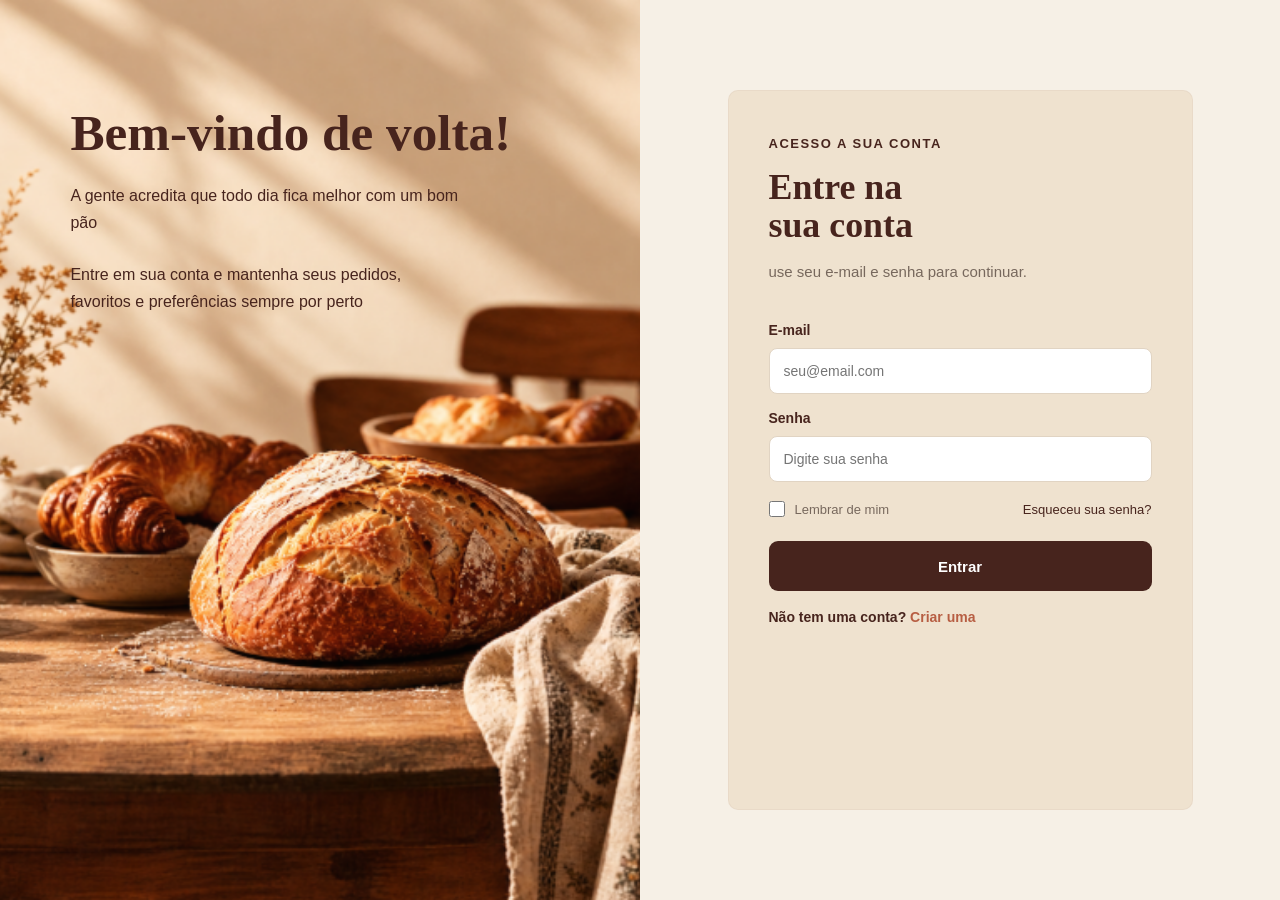
<file: index.html>
<!DOCTYPE html>
<html lang="pt-BR">

<head>
    <meta charset="UTF-8">
    <meta name="viewport" content="width=device-width, initial-scale=1.0">
    <link rel="stylesheet" href="style.css">
    <script src="script.js" defer></script>
    <title>Boa massa</title>
</head>

<body>
    <section id="BemVindo">
        <h1>
            Bem-vindo de volta!
        </h1>
        <p>
            A gente acredita que todo dia fica melhor com um bom pão
        </p>
        <br>
        <p>
            Entre em sua conta e mantenha seus pedidos, favoritos e preferências sempre por perto
        </p>
    </section>
    <section id="loginArea">
        <div id="Inputlogin">
            <p>
                ACESSO A SUA CONTA
            </p>
            <h1>
                Entre na <br> sua conta
            </h1>
            <p>
                use seu e-mail e senha para continuar.
            </p>
            <h2>
                E-mail
            </h2>
            <input type="email" name="email" placeholder="seu@email.com">
            <h2>
                Senha
            </h2>
            <input type="password" name="Senha" placeholder="Digite sua senha">

            <div id="LembreArea">
                <input type="checkbox" id="LembrarCheck">
                <p>
                    Lembrar de mim
                </p>

                <a href="" id="Esqueceu">
                    Esqueceu sua senha?
                </a>
            </div>
            <button type="submit" class="Entrar" id="Entrar" onclick="Entrar()" >Entrar</button>
            <h2>
                Não tem uma conta? <a id="Criar">Criar uma</a>
            </h2>
        </div>
    </section>

    <!-- Cadastre-se -->

    <section id="CriarConta">

        <div id="InputCadastro">
            <h1 class="InputTXTCadastro">
                Comece por aqui
            </h1>
            <h1 class="InputTXTCadastro">
                Crie sua conta
            </h1>
            <p>
                Preencha seus dadis para acompanhar seus pedidos <br> e guardar seus favoritos.
            </p>
            <h2>
                Nome
            </h2>
            <input type="text" name="Nome" placeholder="Seu nome">
            <h2>
                E-mail
            </h2>
            <input type="email" name="email" placeholder="seu@email.com">
            <h2>
                Senha
            </h2>
            <input type="password" name="SenhaNova" placeholder="Crie uma senha">
            <h2>
                Confirmar Senha
            </h2>
            <input type="password" name="ConfirmarNovaSenha" placeholder="Repita sua senha">

            <button type="submit" class="Entrar" id="Entrar" onclick="Entrar()" >Entrar</button>

            <p>Já tem uma conta? <a id="VoltarLogin">Entrar</a></p>
        </div>
    </section>

</body>

</html>
</file>
<file: style.css>
:root {
    --cor-fundo: #F6F0E6;
    --cor-fundo-secundario: #EFE2CF;
    --cor-superficie: #FBF7F0;
    --cor-cafe: #47241D;
    --cor-cafe-escuro: #32170F;
    --cor-terracota: #B75E43;
    --cor-terracota-claro: #D68B6D;
    --cor-trigo: #f8f1e6;
    --cor-texto: #39251E;
    --cor-texto-secundario: #77685D;
    --cor-borda: #E1D4C3;
    --cor-branco: #FFFFFF;
    --cor-sucesso: #73765A;
    --cor-erro: #A33C2F;
}

* {
    margin: 0;
    padding: 0;
    box-sizing: border-box;
}

body {
    display: flex;
    width: 100%;
    min-height: 100vh;
    background-color: var(--cor-fundo);
    font-family: Arial, sans-serif;
    overflow-x: hidden;
}

#BemVindo {
    flex: 0 0 50%;
    width: 50%;
    min-height: 100vh;
    padding: 12vh 5.5%;

    background-image: url("imagens/PãoLogin.png");
    background-repeat: no-repeat;
    background-position: center;
    background-size: cover;

    display: flex;
    flex-direction: column;
    align-items: flex-start;
}

#BemVindo h1 {
    max-width: 480px;
    margin-bottom: 24px;

    font-family: Georgia, serif;
    font-size: clamp(40px, 4vw, 72px);
    font-weight: bold;
    line-height: 0.98;

    color: var(--cor-cafe);
}

#BemVindo p {
    max-width: 390px;
    margin-bottom: 24px;

    font-family: Arial, sans-serif;
    font-size: 16px;
    line-height: 1.7;

    color: var(--cor-cafe);
}

#BemVindo br {
    display: none;
}

#loginArea {
    flex: 0 0 50%;
    width: 50%;
    min-height: 100vh;
    padding: 40px 4%;

    display: flex;
    align-items: center;
    justify-content: center;

    background-color: var(--cor-fundo);
}

#Inputlogin {
    width: 100%;
    max-width: 465px;
    min-height: 80vh;
    padding: 45px 40px;

    display: flex;
    flex-direction: column;

    background-color: var(--cor-fundo-secundario);
    border: 1px solid rgba(71, 36, 29, 0.04);
    border-radius: 10px;
}

#Inputlogin p:first-child {
    margin-bottom: 18px;

    font-family: Arial, sans-serif;
    font-size: 13px;
    font-weight: 600;
    letter-spacing: 1.5px;

    color: var(--cor-cafe);
}

#Inputlogin h1 {
    margin-bottom: 16px;

    font-family: Georgia, serif;
    font-size: clamp(32px, 2.8vw, 48px);
    font-weight: bold;
    line-height: 1.05;

    color: var(--cor-cafe);
}

#Inputlogin h1+p {
    margin-bottom: 22px;

    font-family: Arial, sans-serif;
    font-size: 15px;
    line-height: 1.6;

    color: var(--cor-texto-secundario);
}

#Inputlogin h2 {
    margin-top: 16px;
    margin-bottom: 10px;

    font-family: Arial, sans-serif;
    font-size: 14px;
    font-weight: 600;

    color: var(--cor-cafe);
}

#Inputlogin input[type="email"],
#Inputlogin input[type="password"] {
    width: 100%;
    min-height: 46px;
    margin: 0;
    padding: 12px 14px;

    font-family: Arial, sans-serif;
    font-size: 14px;

    color: var(--cor-texto);
    background-color: var(--cor-branco);

    border: 1px solid var(--cor-borda);
    border-radius: 8px;
    outline: none;
}

#Inputlogin input[type="email"]:focus,
#Inputlogin input[type="password"]:focus {
    border-color: var(--cor-terracota);
    box-shadow: 0 0 0 3px rgba(183, 94, 67, 0.12);
}

#LembreArea {
    width: 100%;
    margin-top: 19px;

    display: flex;
    align-items: center;
    gap: 10px;
}

#LembrarCheck {
    width: 16px;
    height: 16px;
    margin: 0;

    accent-color: var(--cor-cafe);
    flex-shrink: 0;
}

#LembreArea p {
    margin: 0;

    font-family: Arial, sans-serif;
    font-size: 13px;

    color: var(--cor-texto-secundario);
}

#Esqueceu {
    margin-left: auto;

    font-family: Arial, sans-serif;
    font-size: 13px;
    white-space: nowrap;

    color: var(--cor-cafe);
    text-decoration: none;
}

#Esqueceu:hover {
    color: var(--cor-terracota);
    transition: 0.3s;
}

.Entrar {
    width: 100%;
    min-height: 50px;
    margin-top: 24px;
    padding: 14px;

    font-family: Arial, sans-serif;
    font-size: 15px;
    font-weight: 600;

    color: var(--cor-branco);
    background-color: var(--cor-cafe);

    border: none;
    border-radius: 9px;
    cursor: pointer;

    transition: background-color 0.3s;
}

.Entrar:hover {
    background-color: var(--cor-cafe-escuro);
}

.Entrar+h2 {
    margin-top: 22px;

    font-family: Arial, sans-serif;
    font-size: 14px;
    font-weight: 400;
    line-height: 1.5;

    color: var(--cor-texto);
}

#Criar {
    color: var(--cor-terracota);
    font-weight: 600;
    cursor: pointer;
    transition: color 0.3s;
}

#Criar:hover {
    color: var(--cor-sucesso);
}

#VoltarLogin {
    color: var(--cor-terracota);
    font-weight: 600;
    cursor: pointer;
    transition: color 0.3s;
}

#VoltarLogin:hover {
    color: var(--cor-sucesso);
}

/* Mudar tela */

#CriarConta {
    display: none;
    flex: 0 0 50%;
    width: 50%;
    min-height: 100vh;
    padding: 40px 4%;

    align-items: center;
    justify-content: center;

    background-color: var(--cor-fundo);
}

.InputTXTCadastro {
    margin-bottom: 16px;

    font-family: Georgia, serif;
    font-size: 32px;
    font-weight: bold;
    line-height: 1.05;

    color: var(--cor-cafe);
}

#CriarConta.ativa {
    display: flex;
}

#loginArea.escondido {
    display: none;
}

#InputCadastro {
    width: 100%;
    max-width: 465px;
    min-height: 80vh;
    padding: 40px;

    display: flex;
    flex-direction: column;
    justify-content: center;

    background-color: var(--cor-fundo-secundario);
    border: 1px solid var(--cor-borda);
    border-radius: 10px;
}

#InputCadastro>h2 {
    margin-top: 16px;
    margin-bottom: 10px;

    font-family: Arial, sans-serif;
    font-size: 14px;
    font-weight: 600;

    color: var(--cor-cafe);
}

#InputCadastro p {
    margin-bottom: 22px;

    font-family: Arial, sans-serif;
    font-size: 15px;
    line-height: 1.6;

    color: var(--cor-texto-secundario);
}

#InputCadastro input[type="text"],
#InputCadastro input[type="email"],
#InputCadastro input[type="password"] {
    width: 100%;
    min-height: 44px;
    margin: 0;
    padding: 12px 14px;

    font-family: Arial, sans-serif;
    font-size: 14px;

    color: var(--cor-texto);
    background-color: var(--cor-superficie);

    border: 1px solid var(--cor-borda);
    border-radius: 8px;
    outline: none;
}

#InputCadastro input[type="text"]:focus,
#InputCadastro input[type="email"]:focus,
#InputCadastro input[type="password"]:focus {
    border-color: var(--cor-terracota);
    box-shadow: 0 0 0 3px rgba(183, 94, 67, 0.12);
}

#InputCadastro .Entrar {
    width: 100%;
    min-height: 50px;
    margin-top: 22px;
    padding: 14px;

    font-family: Arial, sans-serif;
    font-size: 15px;
    font-weight: 600;

    color: var(--cor-branco);
    background-color: var(--cor-cafe);

    border: none;
    border-radius: 9px;
    cursor: pointer;

    transition: background-color 0.3s;
}

#InputCadastro .Entrar:hover {
    background-color: var(--cor-cafe-escuro);
}

#InputCadastro>p:last-child {
    margin-top: 18px;

    font-family: Arial, sans-serif;
    font-size: 14px;
    line-height: 1.5;

    color: var(--cor-texto-secundario);
}
</file>
